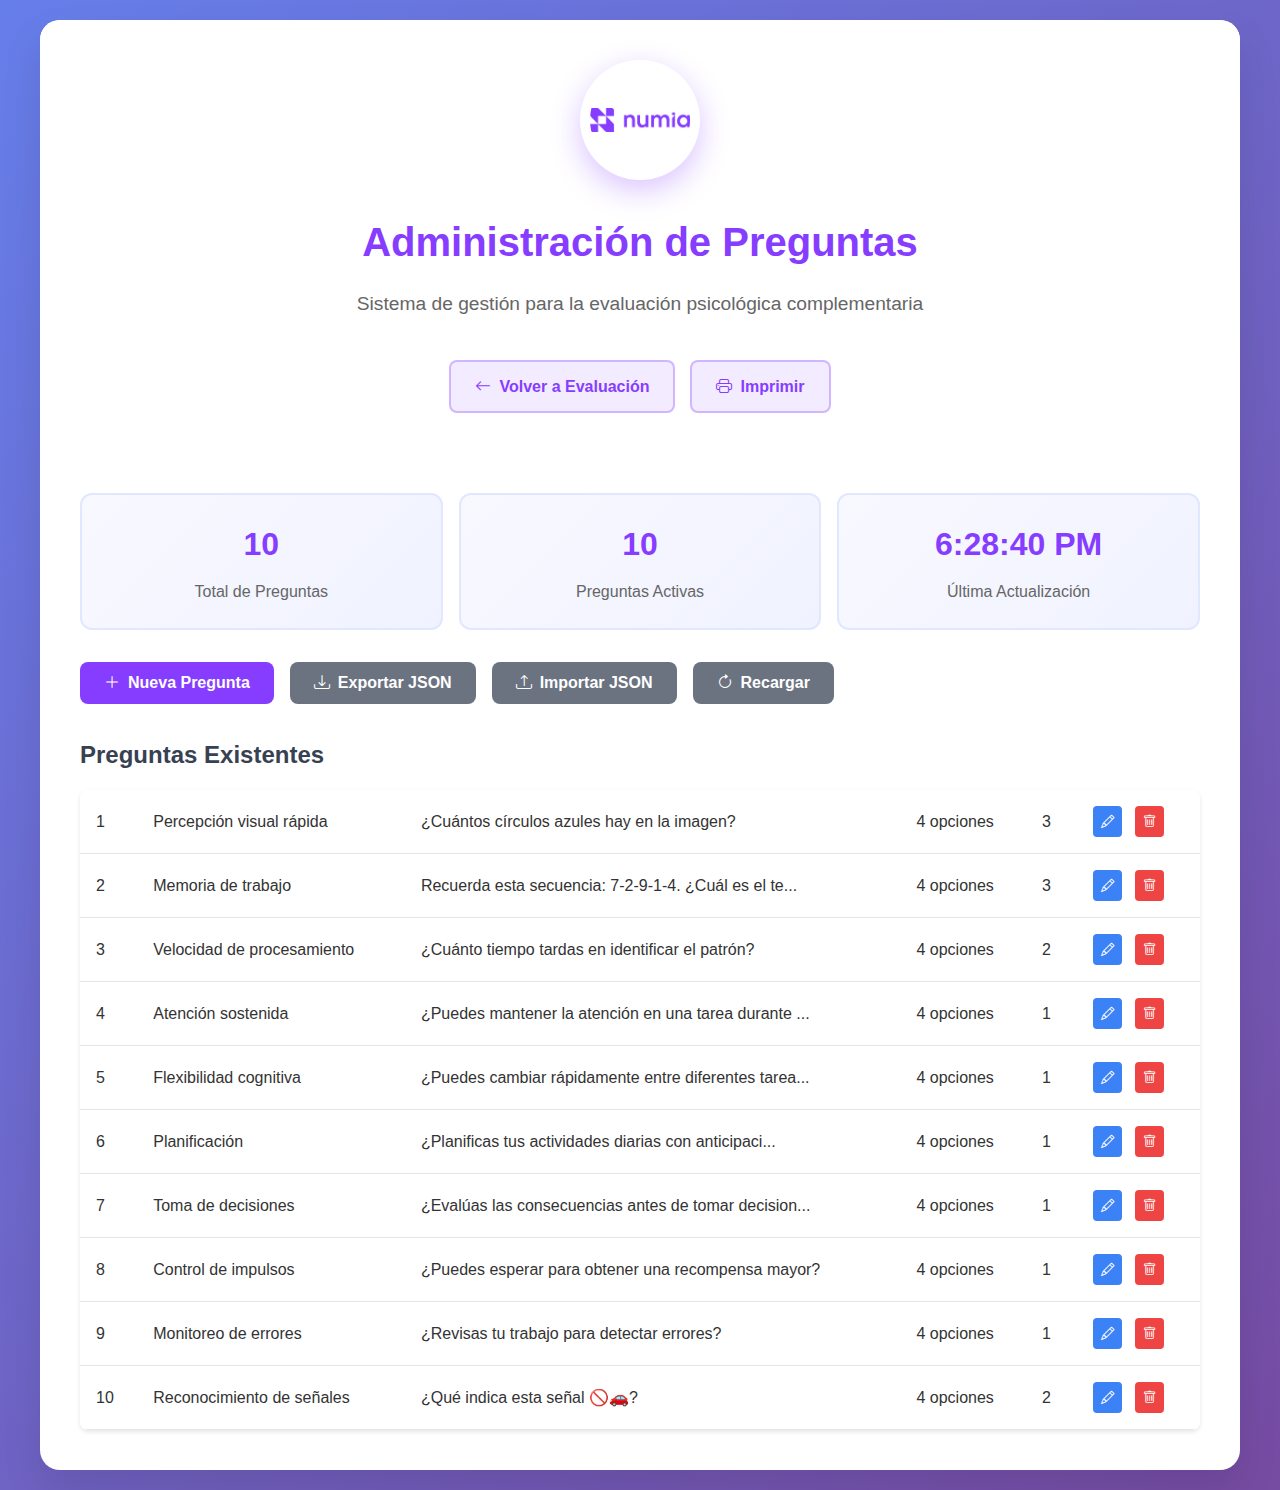
<file: admin.html>
<!DOCTYPE html>
<html lang="es">
<head>
    <meta charset="UTF-8">
    <meta name="viewport" content="width=device-width, initial-scale=1.0">
    <title>Administración de Preguntas - Gobierno Numia</title>
    <link rel="preconnect" href="https://fonts.googleapis.com">
    <link rel="preconnect" href="https://fonts.gstatic.com" crossorigin>
    <link href="https://fonts.googleapis.com/css2?family=Hanken+Grotesk:wght@300;400;500;600;700&display=swap" rel="stylesheet">
    
    <!-- Bootstrap Icons -->
    <link href="https://cdn.jsdelivr.net/npm/bootstrap-icons@1.11.3/font/bootstrap-icons.min.css" rel="stylesheet">
    
    <style>
        * {
            margin: 0;
            padding: 0;
            box-sizing: border-box;
        }

        body {
            font-family: 'Segoe UI', Tahoma, Geneva, Verdana, sans-serif;
            background: linear-gradient(135deg, #667eea 0%, #764ba2 100%);
            color: #333;
            line-height: 1.6;
            min-height: 100vh;
            display: flex;
            align-items: center;
            justify-content: center;
            padding: 20px;
        }

        .container {
            max-width: 1200px;
            width: 100%;
            background: white;
            border-radius: 20px;
            box-shadow: 0 20px 40px rgba(0,0,0,0.1);
            overflow: hidden;
        }

        .header {
            background: white;
            color: #333;
            padding: 40px;
            text-align: center;
        }

        .logo {
            width: 120px;
            height: 120px;
            margin: 0 auto 30px;
            background: white;
            border-radius: 50%;
            display: flex;
            align-items: center;
            justify-content: center;
            box-shadow: 0 10px 30px rgba(134, 61, 255, 0.3);
            padding: 10px;
        }

        .logo img {
            width: 100%;
            height: 100%;
            object-fit: contain;
            border-radius: 50%;
        }

        .header h1 {
            color: #863DFF;
            font-size: 2.5rem;
            margin-bottom: 15px;
            font-weight: 700;
        }

        .header p {
            color: #666;
            font-size: 1.2rem;
            margin-bottom: 40px;
        }

        .nav-buttons {
            margin-top: 20px;
            display: flex;
            gap: 15px;
            justify-content: center;
            flex-wrap: wrap;
        }

        .nav-btn {
            background: rgba(134, 61, 255, 0.1);
            color: #863DFF;
            border: 2px solid rgba(134, 61, 255, 0.3);
            padding: 12px 24px;
            border-radius: 8px;
            text-decoration: none;
            font-weight: 600;
            transition: all 0.3s ease;
            display: inline-flex;
            align-items: center;
            gap: 8px;
        }

        .nav-btn:hover {
            background: rgba(134, 61, 255, 0.2);
            border-color: rgba(134, 61, 255, 0.5);
            transform: translateY(-2px);
            color: #863DFF;
            text-decoration: none;
        }

        .content {
            padding: 40px;
        }

        /* ========================================
           ESTILOS PARA ADMINISTRACIÓN DE PREGUNTAS
           ======================================== */
        
        .admin-actions {
            display: flex;
            gap: 1rem;
            margin-bottom: 2rem;
            flex-wrap: wrap;
        }

        .admin-actions button {
            display: flex;
            align-items: center;
            gap: 0.5rem;
            padding: 0.75rem 1.5rem;
            border: none;
            border-radius: 8px;
            font-weight: 600;
            cursor: pointer;
            transition: all 0.3s ease;
            font-size: 1rem;
        }

        .btn-primary {
            background: #863DFF;
            color: white;
        }

        .btn-primary:hover {
            background: #7c3aed;
            transform: translateY(-2px);
            box-shadow: 0 4px 15px rgba(134, 61, 255, 0.3);
        }

        .btn-secondary {
            background: #6b7280;
            color: white;
        }

        .btn-secondary:hover {
            background: #4b5563;
            transform: translateY(-2px);
        }

        .admin-message {
            padding: 1rem;
            border-radius: 8px;
            margin-bottom: 1rem;
            font-weight: 500;
        }

        .admin-message.success {
            background: #d1fae5;
            color: #065f46;
            border: 1px solid #a7f3d0;
        }

        .admin-message.error {
            background: #fee2e2;
            color: #991b1b;
            border: 1px solid #fca5a5;
        }

        .admin-message.hidden {
            display: none;
        }

        .table-container {
            overflow-x: auto;
            margin-top: 1rem;
            border-radius: 8px;
            box-shadow: 0 2px 4px rgba(0,0,0,0.1);
        }

        #adminQuestionsTable {
            width: 100%;
            border-collapse: collapse;
            background: white;
            border-radius: 8px;
            overflow: hidden;
        }

        #adminQuestionsTable th,
        #adminQuestionsTable td {
            padding: 1rem;
            text-align: left;
            border-bottom: 1px solid #e5e7eb;
        }

        #adminQuestionsTable th {
            background: #f9fafb;
            font-weight: 600;
            color: #374151;
        }

        #adminQuestionsTable tr:hover {
            background: #f9fafb;
        }

        .btn-edit,
        .btn-delete {
            padding: 0.5rem;
            border: none;
            border-radius: 4px;
            cursor: pointer;
            margin: 0 0.25rem;
            transition: all 0.2s ease;
        }

        .btn-edit {
            background: #3b82f6;
            color: white;
        }

        .btn-edit:hover {
            background: #2563eb;
        }

        .btn-delete {
            background: #ef4444;
            color: white;
        }

        .btn-delete:hover {
            background: #dc2626;
        }

        .admin-form {
            background: #f9fafb;
            padding: 2rem;
            border-radius: 12px;
            border: 1px solid #e5e7eb;
            margin-top: 2rem;
        }

        .admin-form h3 {
            color: #374151;
            margin-bottom: 1.5rem;
            font-size: 1.25rem;
        }

        .form-group {
            margin-bottom: 1.5rem;
        }

        .form-group label {
            display: block;
            margin-bottom: 0.5rem;
            font-weight: 600;
            color: #374151;
        }

        .form-group input,
        .form-group textarea,
        .form-group select {
            width: 100%;
            padding: 0.75rem;
            border: 1px solid #d1d5db;
            border-radius: 6px;
            font-size: 1rem;
            transition: border-color 0.2s ease;
            font-family: inherit;
        }

        .form-group input:focus,
        .form-group textarea:focus,
        .form-group select:focus {
            outline: none;
            border-color: #863DFF;
            box-shadow: 0 0 0 3px rgba(134, 61, 255, 0.1);
        }

        .form-actions {
            display: flex;
            gap: 1rem;
            margin-top: 2rem;
        }

        .form-actions button {
            padding: 0.75rem 1.5rem;
            border: none;
            border-radius: 6px;
            font-weight: 600;
            cursor: pointer;
            transition: all 0.2s ease;
            font-size: 1rem;
        }

        .form-actions .btn-primary {
            background: #863DFF;
            color: white;
        }

        .form-actions .btn-primary:hover {
            background: #7c3aed;
        }

        .form-actions .btn-secondary {
            background: #6b7280;
            color: white;
        }

        .form-actions .btn-secondary:hover {
            background: #4b5563;
        }

        .stats-container {
            display: grid;
            grid-template-columns: repeat(auto-fit, minmax(200px, 1fr));
            gap: 1rem;
            margin-bottom: 2rem;
        }

        .stat-card {
            background: linear-gradient(135deg, #f8f9ff 0%, #f0f2ff 100%);
            border: 2px solid #e0e7ff;
            border-radius: 12px;
            padding: 1.5rem;
            text-align: center;
        }

        .stat-number {
            font-size: 2rem;
            font-weight: 700;
            color: #863DFF;
            margin-bottom: 0.5rem;
        }

        .stat-label {
            color: #666;
            font-weight: 500;
        }

        .section-title {
            color: #374151;
            margin-bottom: 1rem;
            font-size: 1.5rem;
            font-weight: 600;
        }

        @media (max-width: 768px) {
            .container {
                margin: 10px;
                border-radius: 15px;
            }
            
            .header {
                padding: 30px 20px;
            }
            
            .header h1 {
                font-size: 2rem;
            }
            
            .content {
                padding: 20px;
            }
            
            .admin-actions {
                flex-direction: column;
            }
            
            .admin-actions button {
                width: 100%;
                justify-content: center;
            }
            
            .form-actions {
                flex-direction: column;
            }
            
            .form-actions button {
                width: 100%;
            }
        }
    </style>
</head>
<body>
    
    <div class="container">
        
        <div class="header">
            <div class="logo">
                <img src="images/numia.png" alt="Numia Logo">
            </div>
            <h1>Administración de Preguntas</h1>
            <p>Sistema de gestión para la evaluación psicológica complementaria</p>
            
            <div class="nav-buttons">
                <a href="index.html" class="nav-btn">
                    <i class="bi bi-arrow-left"></i>
                    Volver a Evaluación
                </a>
                <a href="#" class="nav-btn" onclick="window.print()">
                    <i class="bi bi-printer"></i>
                    Imprimir
                </a>
            </div>
        </div>

        <div class="content">
            <!-- Estadísticas -->
            <div class="stats-container">
                <div class="stat-card">
                    <div class="stat-number" id="totalQuestions">0</div>
                    <div class="stat-label">Total de Preguntas</div>
                </div>
                <div class="stat-card">
                    <div class="stat-number" id="activeQuestions">0</div>
                    <div class="stat-label">Preguntas Activas</div>
                </div>
                <div class="stat-card">
                    <div class="stat-number" id="lastUpdated">-</div>
                    <div class="stat-label">Última Actualización</div>
                </div>
            </div>

            <!-- Botones de acción -->
            <div class="admin-actions">
                <button onclick="createNewQuestion()" class="btn-primary">
                    <i class="bi bi-plus-lg"></i> Nueva Pregunta
                </button>
                <button onclick="exportQuestions()" class="btn-secondary">
                    <i class="bi bi-download"></i> Exportar JSON
                </button>
                <button onclick="importQuestions()" class="btn-secondary">
                    <i class="bi bi-upload"></i> Importar JSON
                </button>
                <button onclick="loadQuestionsFromLocalStorage()" class="btn-secondary">
                    <i class="bi bi-arrow-clockwise"></i> Recargar
                </button>
            </div>

            <!-- Mensajes -->
            <div id="adminMessage" class="admin-message hidden"></div>

            <!-- Contenedor de la tabla -->
            <div id="adminQuestionsContainer">
                <h3 class="section-title">Preguntas Existentes</h3>
                <div class="table-container">
                    <table id="adminQuestionsTable">
                        <thead>
                            <tr>
                                <th>ID</th>
                                <th>Título</th>
                                <th>Pregunta</th>
                                <th>Opciones</th>
                                <th>Respuesta Correcta</th>
                                <th>Acciones</th>
                            </tr>
                        </thead>
                        <tbody>
                            <!-- Las preguntas se cargarán dinámicamente -->
                        </tbody>
                    </table>
                </div>
            </div>

            <!-- Formulario de pregunta -->
            <div id="adminFormContainer" style="display: none;">
                <h3 id="adminFormTitle" class="section-title">Nueva Pregunta</h3>
                <form id="adminForm" class="admin-form">
                    <div class="form-group">
                        <label for="questionId">ID:</label>
                        <input type="number" id="questionId" required min="1">
                    </div>
                    
                    <div class="form-group">
                        <label for="questionTitle">Título:</label>
                        <input type="text" id="questionTitle" required placeholder="Ej: Reconocimiento de señales">
                    </div>
                    
                    <div class="form-group">
                        <label for="questionText">Pregunta:</label>
                        <textarea id="questionText" required placeholder="Ej: ¿Qué indica esta señal 🚫🚗?" rows="3"></textarea>
                    </div>
                    
                    <div class="form-group">
                        <label for="option1">Opción 1:</label>
                        <input type="text" id="option1" required placeholder="Primera opción">
                    </div>
                    
                    <div class="form-group">
                        <label for="option2">Opción 2:</label>
                        <input type="text" id="option2" required placeholder="Segunda opción">
                    </div>
                    
                    <div class="form-group">
                        <label for="option3">Opción 3:</label>
                        <input type="text" id="option3" required placeholder="Tercera opción">
                    </div>
                    
                    <div class="form-group">
                        <label for="option4">Opción 4:</label>
                        <input type="text" id="option4" required placeholder="Cuarta opción">
                    </div>
                    
                    <div class="form-group">
                        <label for="correctAnswer">Respuesta Correcta:</label>
                        <select id="correctAnswer" required>
                            <option value="">Seleccione...</option>
                            <option value="0">Opción 1</option>
                            <option value="1">Opción 2</option>
                            <option value="2">Opción 3</option>
                            <option value="3">Opción 4</option>
                        </select>
                    </div>
                    
                    <div class="form-actions">
                        <button type="button" id="adminSubmitBtn" class="btn-primary">Crear Pregunta</button>
                        <button type="button" onclick="resetAdminForm()" class="btn-secondary">Cancelar</button>
                    </div>
                </form>
            </div>
        </div>
    </div>

    <script>
        // ========================================
        // ADMINISTRACIÓN DE PREGUNTAS
        // ========================================

        let allQuestions = [];

        // Función para mostrar el formulario de nueva pregunta
        function createNewQuestion() {
            document.getElementById('adminFormTitle').textContent = 'Nueva Pregunta';
            document.getElementById('adminSubmitBtn').textContent = 'Crear Pregunta';
            document.getElementById('adminSubmitBtn').onclick = saveNewQuestion;
            
            document.getElementById('adminForm').reset();
            document.getElementById('questionId').value = allQuestions.length > 0 ? Math.max(...allQuestions.map(q => q.id)) + 1 : 1;
            
            // Mostrar el formulario
            document.getElementById('adminFormContainer').style.display = 'block';
            document.getElementById('adminQuestionsContainer').style.display = 'none';
        }

        // Función para cargar las preguntas en la tabla de administración
        function loadQuestionsToAdmin() {
            const tbody = document.getElementById('adminQuestionsTable');
            tbody.innerHTML = '';
            
            if (allQuestions.length === 0) {
                tbody.innerHTML = `
                    <tr>
                        <td colspan="6" style="text-align: center; padding: 2rem; color: #666;">
                            No hay preguntas disponibles. Crea la primera pregunta usando el botón "Nueva Pregunta".
                        </td>
                    </tr>
                `;
                return;
            }
            
            allQuestions.forEach((question, index) => {
                const row = document.createElement('tr');
                row.innerHTML = `
                    <td>${question.id}</td>
                    <td>${question.title}</td>
                    <td>${question.question.length > 50 ? question.question.substring(0, 50) + '...' : question.question}</td>
                    <td>${question.options.length} opciones</td>
                    <td>${question.correctAnswer + 1}</td>
                    <td>
                        <button onclick="editQuestion(${index})" class="btn-edit" title="Editar">
                            <i class="bi bi-pencil"></i>
                        </button>
                        <button onclick="deleteQuestion(${index})" class="btn-delete" title="Eliminar">
                            <i class="bi bi-trash"></i>
                        </button>
                    </td>
                `;
                tbody.appendChild(row);
            });
            
            updateStats();
        }

        // Función para editar una pregunta
        function editQuestion(index) {
            const question = allQuestions[index];
            
            document.getElementById('questionId').value = question.id;
            document.getElementById('questionTitle').value = question.title;
            document.getElementById('questionText').value = question.question;
            document.getElementById('option1').value = question.options[0];
            document.getElementById('option2').value = question.options[1];
            document.getElementById('option3').value = question.options[2];
            document.getElementById('option4').value = question.options[3];
            document.getElementById('correctAnswer').value = question.correctAnswer;
            
            document.getElementById('adminFormTitle').textContent = 'Editar Pregunta';
            document.getElementById('adminSubmitBtn').textContent = 'Actualizar Pregunta';
            document.getElementById('adminSubmitBtn').onclick = () => updateQuestion(index);
            
            // Mostrar el formulario
            document.getElementById('adminFormContainer').style.display = 'block';
            document.getElementById('adminQuestionsContainer').style.display = 'none';
        }

        // Función para actualizar una pregunta existente
        function updateQuestion(index) {
            const questionData = getQuestionFormData();
            
            if (validateQuestionForm(questionData)) {
                allQuestions[index] = questionData;
                saveQuestionsToLocalStorage();
                showAdminMessage('Pregunta actualizada exitosamente', 'success');
                loadQuestionsToAdmin();
                resetAdminForm();
            }
        }

        // Función para eliminar una pregunta
        function deleteQuestion(index) {
            if (confirm('¿Está seguro de que desea eliminar esta pregunta?')) {
                allQuestions.splice(index, 1);
                saveQuestionsToLocalStorage();
                showAdminMessage('Pregunta eliminada exitosamente', 'success');
                loadQuestionsToAdmin();
            }
        }

        // Función para guardar una nueva pregunta
        function saveNewQuestion() {
            const questionData = getQuestionFormData();
            
            if (validateQuestionForm(questionData)) {
                allQuestions.push(questionData);
                saveQuestionsToLocalStorage();
                showAdminMessage('Pregunta creada exitosamente', 'success');
                loadQuestionsToAdmin();
                resetAdminForm();
            }
        }

        // Función para obtener los datos del formulario
        function getQuestionFormData() {
            return {
                id: parseInt(document.getElementById('questionId').value),
                title: document.getElementById('questionTitle').value,
                question: document.getElementById('questionText').value,
                options: [
                    document.getElementById('option1').value,
                    document.getElementById('option2').value,
                    document.getElementById('option3').value,
                    document.getElementById('option4').value
                ],
                correctAnswer: parseInt(document.getElementById('correctAnswer').value)
            };
        }

        // Función para validar el formulario
        function validateQuestionForm(data) {
            if (!data.title.trim()) {
                showAdminMessage('El título es obligatorio', 'error');
                return false;
            }
            
            if (!data.question.trim()) {
                showAdminMessage('La pregunta es obligatoria', 'error');
                return false;
            }
            
            if (data.options.some(option => !option.trim())) {
                showAdminMessage('Todas las opciones son obligatorias', 'error');
                return false;
            }
            
            if (data.correctAnswer < 0 || data.correctAnswer > 3) {
                showAdminMessage('La respuesta correcta debe ser un número del 1 al 4', 'error');
                return false;
            }
            
            return true;
        }

        // Función para mostrar mensajes en el admin
        function showAdminMessage(message, type) {
            const messageElement = document.getElementById('adminMessage');
            messageElement.textContent = message;
            messageElement.className = `admin-message ${type}`;
            messageElement.classList.remove('hidden');
            
            setTimeout(() => {
                messageElement.classList.add('hidden');
            }, 3000);
        }

        // Función para resetear el formulario de admin
        function resetAdminForm() {
            document.getElementById('adminForm').reset();
            document.getElementById('adminFormContainer').style.display = 'none';
            document.getElementById('adminQuestionsContainer').style.display = 'block';
        }

        // Función para guardar preguntas en localStorage
        function saveQuestionsToLocalStorage() {
            localStorage.setItem('numiaQuestions', JSON.stringify(allQuestions));
            console.log('💾 Preguntas guardadas en localStorage:', allQuestions);
            updateStats();
        }

        // Función para cargar preguntas desde localStorage
        function loadQuestionsFromLocalStorage() {
            const saved = localStorage.getItem('numiaQuestions');
            if (saved) {
                try {
                    allQuestions = JSON.parse(saved);
                    console.log('📂 Preguntas cargadas desde localStorage:', allQuestions);
                } catch (error) {
                    console.error('Error al cargar preguntas:', error);
                    allQuestions = [];
                }
            } else {
                // Si no hay preguntas guardadas, cargar las preguntas por defecto
                loadDefaultQuestions();
            }
            
            loadQuestionsToAdmin();
        }

        // Función para cargar preguntas por defecto
        function loadDefaultQuestions() {
            allQuestions = [
                {
                    id: 1,
                    title: "Percepción visual rápida",
                    question: "¿Cuántos círculos azules hay en la imagen?",
                    options: ["3", "4", "5", "6"],
                    correctAnswer: 2
                },
                {
                    id: 2,
                    title: "Memoria de trabajo",
                    question: "Recuerda esta secuencia: 7-2-9-1-4. ¿Cuál es el tercer número?",
                    options: ["7", "2", "9", "1"],
                    correctAnswer: 2
                },
                {
                    id: 3,
                    title: "Velocidad de procesamiento",
                    question: "¿Cuánto tiempo tardas en identificar el patrón?",
                    options: ["Menos de 2 segundos", "2-4 segundos", "4-6 segundos", "Más de 6 segundos"],
                    correctAnswer: 1
                },
                {
                    id: 4,
                    title: "Atención sostenida",
                    question: "¿Puedes mantener la atención en una tarea durante 10 minutos?",
                    options: ["Siempre", "Frecuentemente", "A veces", "Raramente"],
                    correctAnswer: 0
                },
                {
                    id: 5,
                    title: "Flexibilidad cognitiva",
                    question: "¿Puedes cambiar rápidamente entre diferentes tareas?",
                    options: ["Excelente", "Bueno", "Regular", "Necesita mejorar"],
                    correctAnswer: 0
                },
                {
                    id: 6,
                    title: "Planificación",
                    question: "¿Planificas tus actividades diarias con anticipación?",
                    options: ["Siempre", "Frecuentemente", "A veces", "Nunca"],
                    correctAnswer: 0
                },
                {
                    id: 7,
                    title: "Toma de decisiones",
                    question: "¿Evalúas las consecuencias antes de tomar decisiones importantes?",
                    options: ["Siempre", "Frecuentemente", "A veces", "Raramente"],
                    correctAnswer: 0
                },
                {
                    id: 8,
                    title: "Control de impulsos",
                    question: "¿Puedes esperar para obtener una recompensa mayor?",
                    options: ["Siempre", "Frecuentemente", "A veces", "Nunca"],
                    correctAnswer: 0
                },
                {
                    id: 9,
                    title: "Monitoreo de errores",
                    question: "¿Revisas tu trabajo para detectar errores?",
                    options: ["Siempre", "Frecuentemente", "A veces", "Raramente"],
                    correctAnswer: 0
                },
                {
                    id: 10,
                    title: "Reconocimiento de señales",
                    question: "¿Qué indica esta señal 🚫🚗?",
                    options: ["Prohibido estacionar", "Prohibido circular", "Solo tránsito liviano", "Ceda el paso"],
                    correctAnswer: 1
                }
            ];
            
            saveQuestionsToLocalStorage();
            console.log('📚 Preguntas por defecto cargadas');
        }

        // Función para exportar preguntas a JSON
        function exportQuestions() {
            if (allQuestions.length === 0) {
                showAdminMessage('No hay preguntas para exportar', 'error');
                return;
            }
            
            const dataStr = JSON.stringify(allQuestions, null, 2);
            const dataBlob = new Blob([dataStr], { type: 'application/json' });
            const url = URL.createObjectURL(dataBlob);
            const link = document.createElement('a');
            link.href = url;
            link.download = `preguntas_numia_${new Date().toISOString().split('T')[0]}.json`;
            link.click();
            URL.revokeObjectURL(url);
            
            showAdminMessage('Preguntas exportadas exitosamente', 'success');
        }

        // Función para importar preguntas desde JSON
        function importQuestions() {
            const input = document.createElement('input');
            input.type = 'file';
            input.accept = '.json';
            input.onchange = function(e) {
                const file = e.target.files[0];
                if (file) {
                    const reader = new FileReader();
                    reader.onload = function(e) {
                        try {
                            const importedQuestions = JSON.parse(e.target.result);
                            if (Array.isArray(importedQuestions) && importedQuestions.length > 0) {
                                allQuestions = importedQuestions;
                                saveQuestionsToLocalStorage();
                                loadQuestionsToAdmin();
                                showAdminMessage('Preguntas importadas exitosamente', 'success');
                            } else {
                                showAdminMessage('El archivo no contiene preguntas válidas', 'error');
                            }
                        } catch (error) {
                            showAdminMessage('Error al leer el archivo JSON', 'error');
                        }
                    };
                    reader.readAsText(file);
                }
            };
            input.click();
        }

        // Función para actualizar estadísticas
        function updateStats() {
            document.getElementById('totalQuestions').textContent = allQuestions.length;
            document.getElementById('activeQuestions').textContent = allQuestions.length;
            document.getElementById('lastUpdated').textContent = new Date().toLocaleTimeString();
        }

        // Cargar preguntas al iniciar
        document.addEventListener('DOMContentLoaded', function() {
            loadQuestionsFromLocalStorage();
        });
    </script>
</body>
</html>
</file>
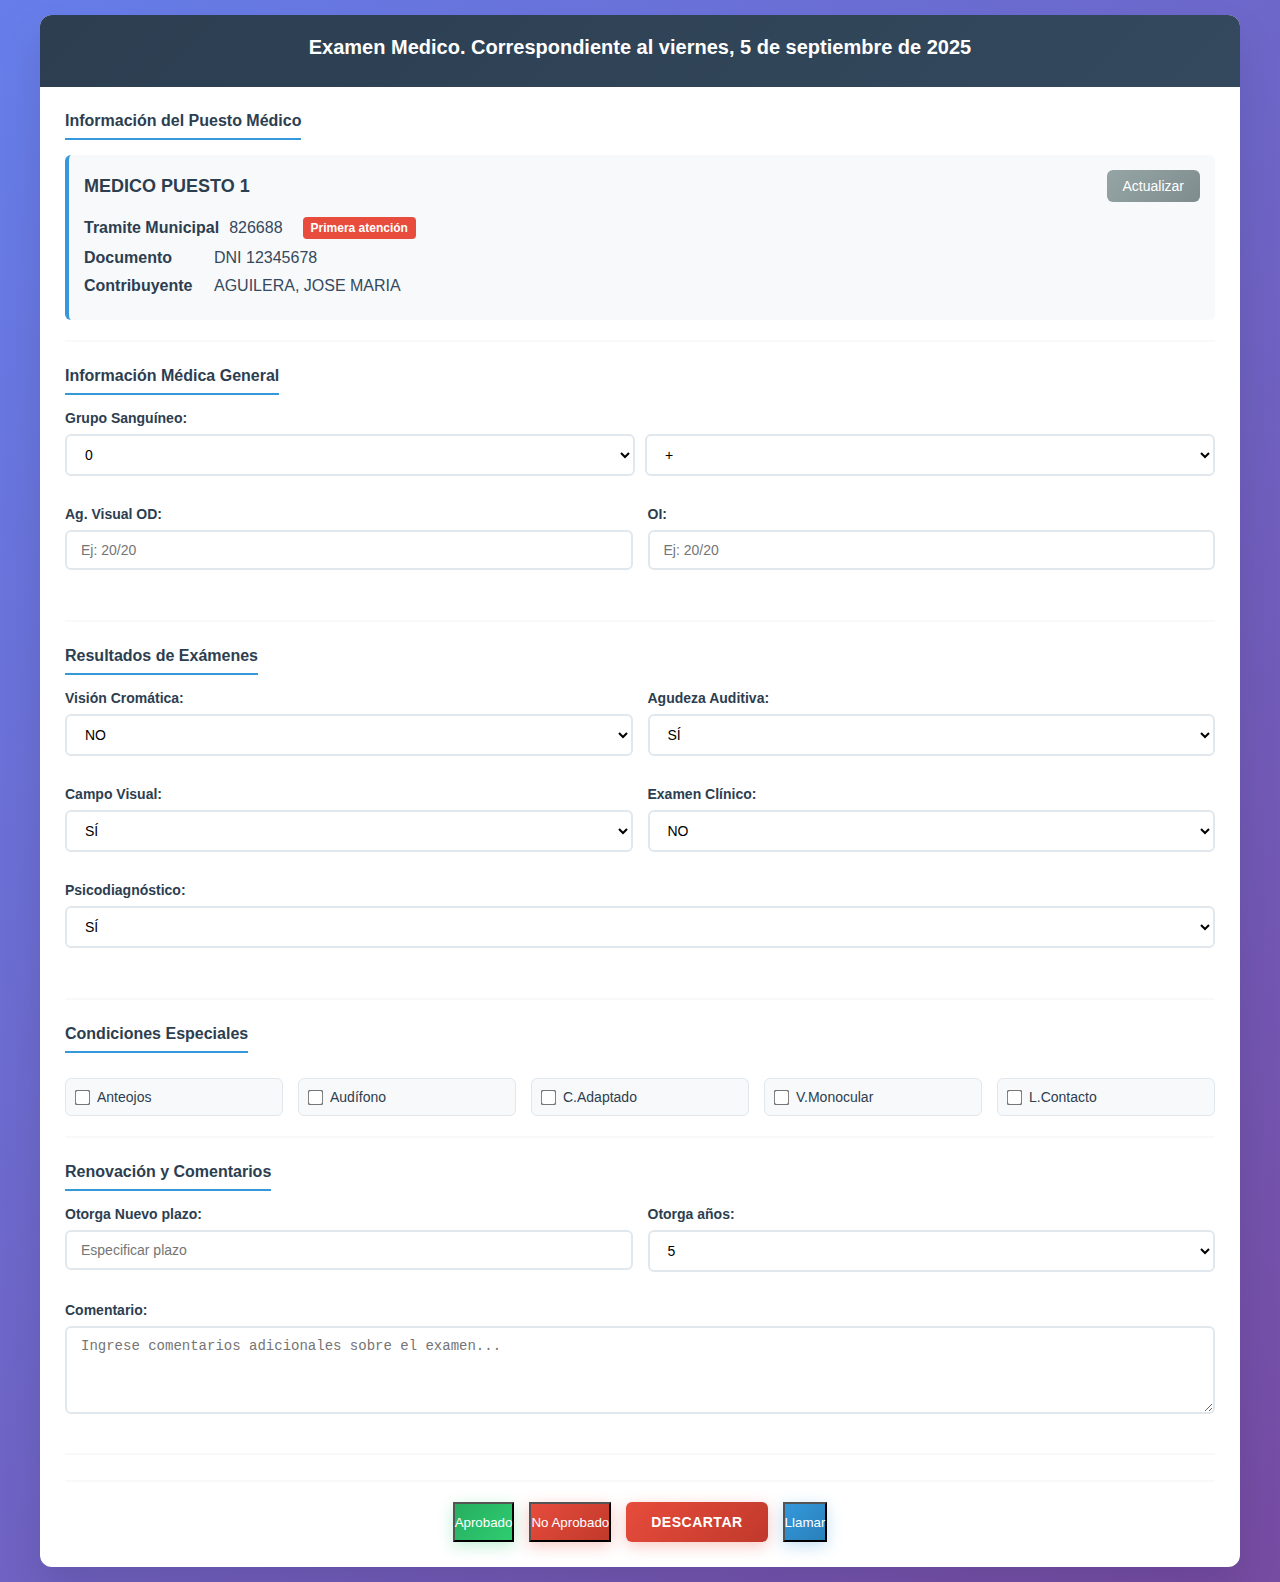
<file: examen-medico.html>
<!DOCTYPE html>
<html lang="es">
<head>
    <meta charset="UTF-8">
    <meta name="viewport" content="width=device-width, initial-scale=1.0">
    <title>Examen Médico - Administradores</title>
    <link rel="stylesheet" href="styles.css">
</head>
<body>
    <div class="container">
        <div class="form-container">
            <div class="header">
                <h1>Examen Medico. Correspondiente al viernes, 5 de septiembre de 2025</h1>
            </div>

            <form id="examenMedicoForm" class="form">
                <!-- Información del Puesto Médico -->
                <div class="section">
                    <h3>Información del Puesto Médico</h3>
                    <div class="medical-post-info">
                        <div class="post-header">
                            <h4>MEDICO PUESTO 1</h4>
                            <button type="button" id="actualizarBtn" class="btn-update">Actualizar</button>
                        </div>
                        <div class="tramite-info">
                            <span class="tramite-label">Tramite Municipal</span>
                            <span class="tramite-number">826688</span>
                            <span class="primera-atencion">Primera atención</span>
                        </div>
                        <div class="document-info">
                            <span class="doc-label">Documento</span>
                            <span class="doc-value">DNI 12345678</span>
                        </div>
                        <div class="contributor-info">
                            <span class="contributor-label">Contribuyente</span>
                            <span class="contributor-value">AGUILERA, JOSE MARIA</span>
                        </div>
                    </div>
                </div>

                <!-- Información Médica General -->
                <div class="section">
                    <h3>Información Médica General</h3>
                    <div class="form-row">
                        <div class="form-group">
                            <label for="grupoSanguineo">Grupo Sanguíneo:</label>
                            <div class="blood-group">
                                <select id="grupoSanguineo" name="grupoSanguineo">
                                    <option value="0" selected>0</option>
                                    <option value="A">A</option>
                                    <option value="B">B</option>
                                    <option value="AB">AB</option>
                                </select>
                                <select id="factorRh" name="factorRh">
                                    <option value="+" selected>+</option>
                                    <option value="-">-</option>
                                </select>
                            </div>
                        </div>
                    </div>
                    
                    <div class="form-row">
                        <div class="form-group">
                            <label for="agudezaVisualOD">Ag. Visual OD:</label>
                            <input type="text" id="agudezaVisualOD" name="agudezaVisualOD" placeholder="Ej: 20/20">
                        </div>
                        <div class="form-group">
                            <label for="agudezaVisualOI">OI:</label>
                            <input type="text" id="agudezaVisualOI" name="agudezaVisualOI" placeholder="Ej: 20/20">
                        </div>
                    </div>
                </div>

                <!-- Resultados de Exámenes Específicos -->
                <div class="section">
                    <h3>Resultados de Exámenes</h3>
                    <div class="form-row">
                        <div class="form-group">
                            <label for="visionCromatica">Visión Cromática:</label>
                            <select id="visionCromatica" name="visionCromatica">
                                <option value="NO" selected>NO</option>
                                <option value="SI">SÍ</option>
                            </select>
                        </div>
                        <div class="form-group">
                            <label for="agudezaAuditiva">Agudeza Auditiva:</label>
                            <select id="agudezaAuditiva" name="agudezaAuditiva">
                                <option value="SI" selected>SÍ</option>
                                <option value="NO">NO</option>
                            </select>
                        </div>
                    </div>
                    
                    <div class="form-row">
                        <div class="form-group">
                            <label for="campoVisual">Campo Visual:</label>
                            <select id="campoVisual" name="campoVisual">
                                <option value="SI" selected>SÍ</option>
                                <option value="NO">NO</option>
                            </select>
                        </div>
                        <div class="form-group">
                            <label for="examenClinico">Examen Clínico:</label>
                            <select id="examenClinico" name="examenClinico">
                                <option value="NO" selected>NO</option>
                                <option value="SI">SÍ</option>
                            </select>
                        </div>
                    </div>
                    
                    <div class="form-row">
                        <div class="form-group">
                            <label for="psicodiagnostico">Psicodiagnóstico:</label>
                            <select id="psicodiagnostico" name="psicodiagnostico">
                                <option value="SI" selected>SÍ</option>
                                <option value="NO">NO</option>
                            </select>
                        </div>
                    </div>
                </div>

                <!-- Checkboxes de Condiciones -->
                <div class="section">
                    <h3>Condiciones Especiales</h3>
                    <div class="checkbox-group">
                        <div class="checkbox-item">
                            <input type="checkbox" id="anteojos" name="anteojos">
                            <label for="anteojos">Anteojos</label>
                        </div>
                        <div class="checkbox-item">
                            <input type="checkbox" id="audifono" name="audifono">
                            <label for="audifono">Audífono</label>
                        </div>
                        <div class="checkbox-item">
                            <input type="checkbox" id="cAdaptado" name="cAdaptado">
                            <label for="cAdaptado">C.Adaptado</label>
                        </div>
                        <div class="checkbox-item">
                            <input type="checkbox" id="vMonocular" name="vMonocular">
                            <label for="vMonocular">V.Monocular</label>
                        </div>
                        <div class="checkbox-item">
                            <input type="checkbox" id="lContacto" name="lContacto">
                            <label for="lContacto">L.Contacto</label>
                        </div>
                    </div>
                </div>

                <!-- Sección de Renovación y Comentarios -->
                <div class="section">
                    <h3>Renovación y Comentarios</h3>
                    <div class="form-row">
                        <div class="form-group">
                            <label for="otorgaNuevoPlazo">Otorga Nuevo plazo:</label>
                            <input type="text" id="otorgaNuevoPlazo" name="otorgaNuevoPlazo" placeholder="Especificar plazo">
                        </div>
                        <div class="form-group">
                            <label for="otorgaAnos">Otorga años:</label>
                            <select id="otorgaAnos" name="otorgaAnos">
                                <option value="5" selected>5</option>
                                <option value="3">3</option>
                                <option value="10">10</option>
                                <option value="15">15</option>
                                <option value="1">1</option>
                            </select>
                        </div>
                    </div>
                    
                    <div class="form-group">
                        <label for="comentario">Comentario:</label>
                        <textarea id="comentario" name="comentario" rows="4" placeholder="Ingrese comentarios adicionales sobre el examen..."></textarea>
                    </div>
                </div>

                <!-- Botones de Acción -->
                <div class="button-group">
                    <button type="button" id="aprobadoBtn" class="btn-success">Aprobado</button>
                    <button type="button" id="noAprobadoBtn" class="btn-danger">No Aprobado</button>
                    <button type="button" id="descartarBtn" class="btn-secondary">Descartar</button>
                    <button type="button" id="llamarBtn" class="btn-info">Llamar</button>
                </div>
            </form>
        </div>
    </div>

    <script src="examen-medico.js"></script>
</body>
</html>
</file>
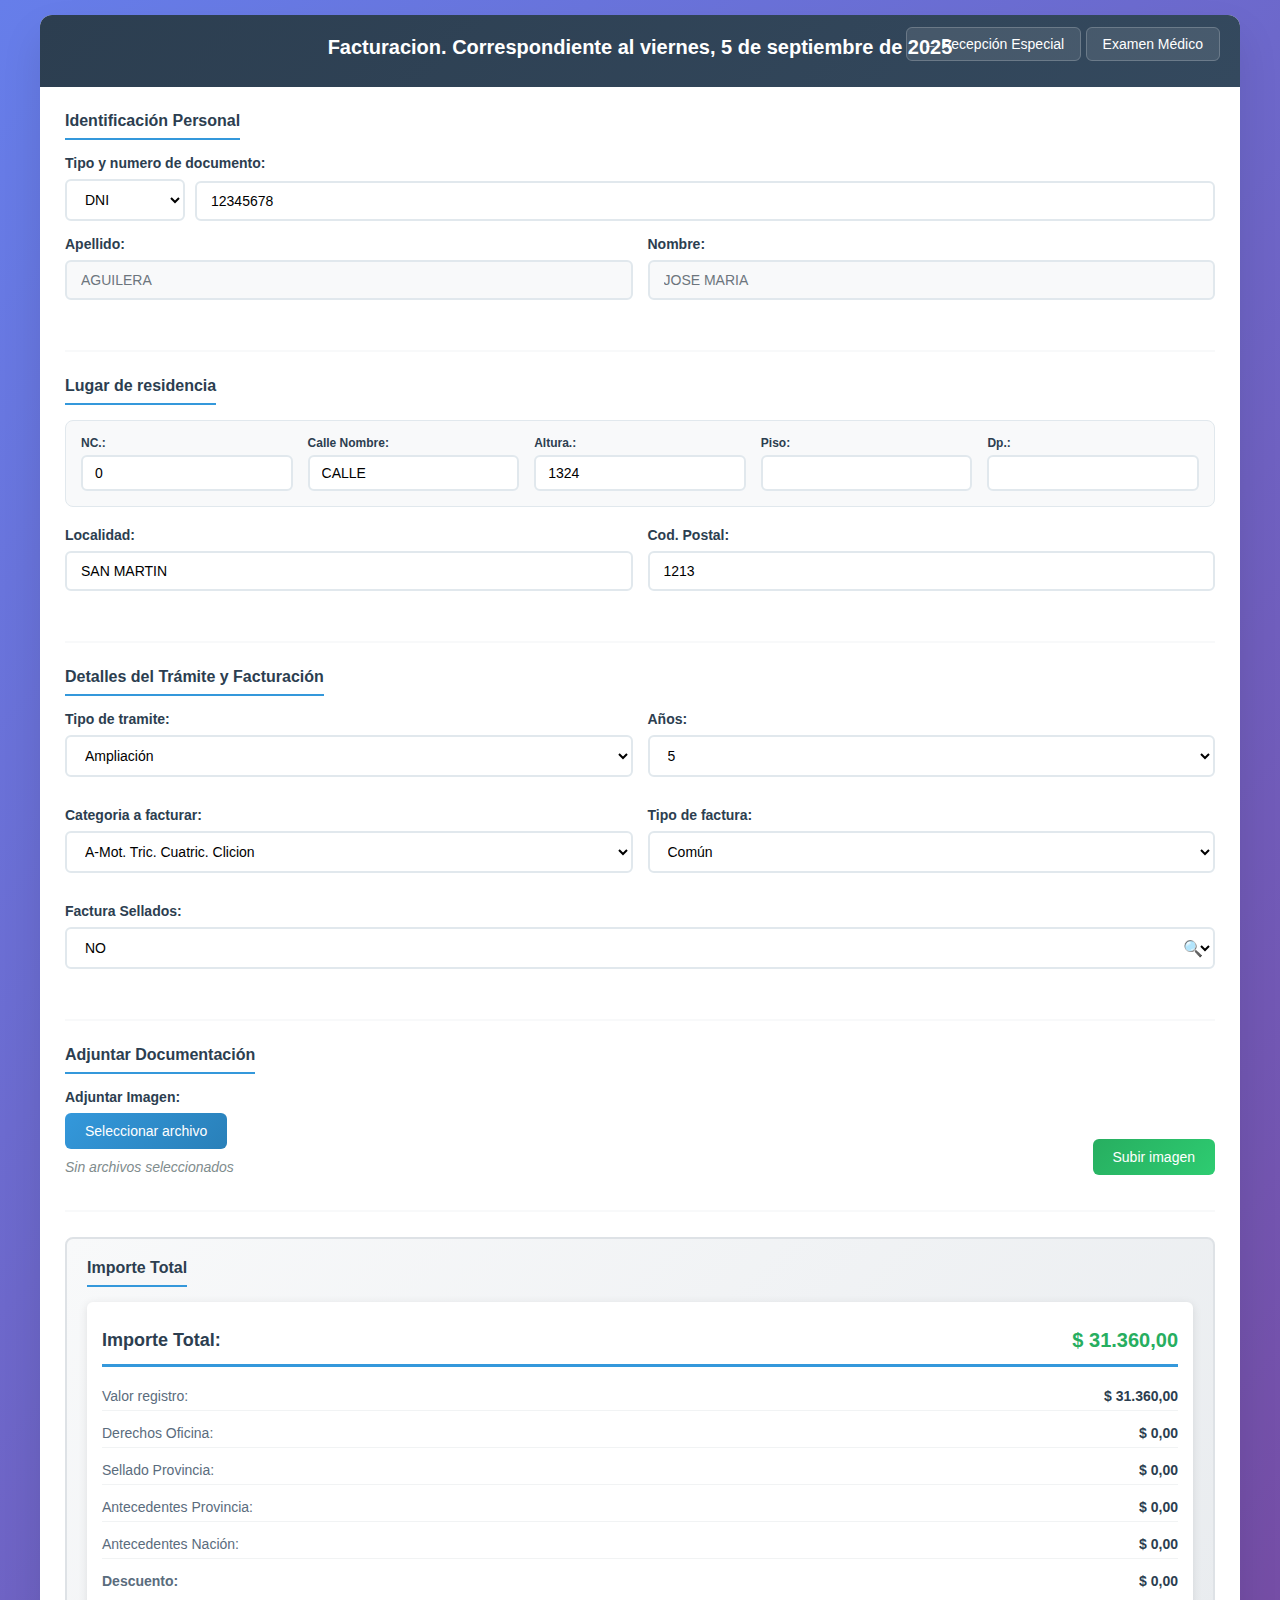
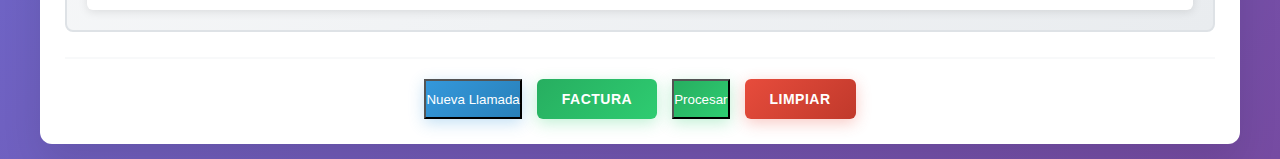
<file: facturacion.html>
<!DOCTYPE html>
<html lang="es">
<head>
    <meta charset="UTF-8">
    <meta name="viewport" content="width=device-width, initial-scale=1.0">
    <title>Facturación - Administradores</title>
    <link rel="stylesheet" href="styles.css">
</head>
<body>
    <div class="container">
        <div class="form-container">
            <div class="header">
                <h1>Facturacion. Correspondiente al viernes, 5 de septiembre de 2025</h1>
                <div class="navigation">
                    <a href="index.html" class="nav-link">← Recepción Especial</a>
                    <a href="examen-medico.html" class="nav-link">Examen Médico</a>
                </div>
            </div>

            <form id="facturacionForm" class="form">
                <!-- Sección de Identificación Personal -->
                <div class="section">
                    <h3>Identificación Personal</h3>
                    <div class="form-group">
                        <label for="tipoDocumento">Tipo y numero de documento:</label>
                        <div class="document-group">
                            <select id="tipoDocumento" name="tipoDocumento">
                                <option value="DNI" selected>DNI</option>
                                <option value="PASAPORTE">PASAPORTE</option>
                                <option value="CEDULA">CÉDULA</option>
                            </select>
                            <input type="text" id="numeroDocumento" name="numeroDocumento" value="12345678" placeholder="Número de documento">
                        </div>
                    </div>
                    
                    <div class="form-row">
                        <div class="form-group">
                            <label for="apellido">Apellido:</label>
                            <input type="text" id="apellido" name="apellido" value="AGUILERA" readonly>
                        </div>
                        <div class="form-group">
                            <label for="nombre">Nombre:</label>
                            <input type="text" id="nombre" name="nombre" value="JOSE MARIA" readonly>
                        </div>
                    </div>
                </div>

                <!-- Sección de Lugar de Residencia -->
                <div class="section">
                    <h3>Lugar de residencia</h3>
                    <div class="address-table">
                        <div class="address-row">
                            <div class="address-cell">
                                <label for="numeroCalle">NC.:</label>
                                <input type="text" id="numeroCalle" name="numeroCalle" value="0">
                            </div>
                            <div class="address-cell">
                                <label for="calleNombre">Calle Nombre:</label>
                                <input type="text" id="calleNombre" name="calleNombre" value="CALLE">
                            </div>
                            <div class="address-cell">
                                <label for="altura">Altura.:</label>
                                <input type="text" id="altura" name="altura" value="1324">
                            </div>
                            <div class="address-cell">
                                <label for="piso">Piso:</label>
                                <input type="text" id="piso" name="piso">
                            </div>
                            <div class="address-cell">
                                <label for="departamento">Dp.:</label>
                                <input type="text" id="departamento" name="departamento">
                            </div>
                        </div>
                    </div>
                    
                    <div class="form-row">
                        <div class="form-group">
                            <label for="localidad">Localidad:</label>
                            <input type="text" id="localidad" name="localidad" value="SAN MARTIN">
                        </div>
                        <div class="form-group">
                            <label for="codigoPostal">Cod. Postal:</label>
                            <input type="text" id="codigoPostal" name="codigoPostal" value="1213">
                        </div>
                    </div>
                </div>

                <!-- Sección de Detalles del Trámite y Facturación -->
                <div class="section">
                    <h3>Detalles del Trámite y Facturación</h3>
                    <div class="form-row">
                        <div class="form-group">
                            <label for="tipoTramite">Tipo de tramite:</label>
                            <select id="tipoTramite" name="tipoTramite">
                                <option value="Ampliacion" selected>Ampliación</option>
                                <option value="Renovacion">Renovación</option>
                                <option value="Duplicado">Duplicado</option>
                                <option value="Otro">Otro</option>
                            </select>
                        </div>
                        <div class="form-group">
                            <label for="anos">Años:</label>
                            <select id="anos" name="anos">
                                <option value="5" selected>5</option>
                                <option value="3">3</option>
                                <option value="10">10</option>
                                <option value="15">15</option>
                            </select>
                        </div>
                    </div>
                    
                    <div class="form-row">
                        <div class="form-group">
                            <label for="categoriaFacturar">Categoria a facturar:</label>
                            <select id="categoriaFacturar" name="categoriaFacturar">
                                <option value="A-Mot-Tric-Cuatric-Clicion" selected>A-Mot. Tric. Cuatric. Clicion</option>
                                <option value="B-Automovil">B- Automóvil</option>
                                <option value="C-Camion">C- Camión</option>
                                <option value="D-Omnibus">D- Ómnibus</option>
                            </select>
                        </div>
                        <div class="form-group">
                            <label for="tipoFactura">Tipo de factura:</label>
                            <select id="tipoFactura" name="tipoFactura">
                                <option value="Comun" selected>Común</option>
                                <option value="A">A</option>
                                <option value="B">B</option>
                                <option value="C">C</option>
                            </select>
                        </div>
                    </div>
                    
                    <div class="form-row">
                        <div class="form-group">
                            <label for="facturaSellados">Factura Sellados:</label>
                            <div class="select-with-icon">
                                <select id="facturaSellados" name="facturaSellados">
                                    <option value="NO" selected>NO</option>
                                    <option value="SI">SÍ</option>
                                </select>
                                <span class="search-icon">🔍</span>
                            </div>
                        </div>
                    </div>
                </div>

                <!-- Sección de Adjuntar Imagen -->
                <div class="section">
                    <h3>Adjuntar Documentación</h3>
                    <div class="file-upload-section">
                        <div class="file-upload-group">
                            <label for="imagenArchivo">Adjuntar Imagen:</label>
                            <div class="file-input-wrapper">
                                <input type="file" id="imagenArchivo" name="imagenArchivo" accept="image/*" style="display: none;">
                                <button type="button" id="seleccionarArchivoBtn" class="btn-file">Seleccionar archivo</button>
                                <span id="archivoSeleccionado" class="file-selected">Sin archivos seleccionados</span>
                            </div>
                        </div>
                        <button type="button" id="subirImagenBtn" class="btn-upload">Subir imagen</button>
                    </div>
                    <div id="imagenSubida" class="image-uploaded" style="display: none;">
                        <span>✓ Imagen subida correctamente</span>
                    </div>
                </div>

                <!-- Sección de Importe Total -->
                <div class="section billing-section">
                    <h3>Importe Total</h3>
                    <div class="billing-summary">
                        <div class="total-amount">
                            <span class="total-label">Importe Total:</span>
                            <span class="total-value" id="importeTotal">$ 31.360,00</span>
                        </div>
                        
                        <div class="billing-details">
                            <div class="billing-item">
                                <span class="item-label">Valor registro:</span>
                                <span class="item-value" id="valorRegistro">$ 31.360,00</span>
                            </div>
                            <div class="billing-item">
                                <span class="item-label">Derechos Oficina:</span>
                                <span class="item-value" id="derechosOficina">$ 0,00</span>
                            </div>
                            <div class="billing-item">
                                <span class="item-label">Sellado Provincia:</span>
                                <span class="item-value" id="selladoProvincia">$ 0,00</span>
                            </div>
                            <div class="billing-item">
                                <span class="item-label">Antecedentes Provincia:</span>
                                <span class="item-value" id="antecedentesProvincia">$ 0,00</span>
                            </div>
                            <div class="billing-item">
                                <span class="item-label">Antecedentes Nación:</span>
                                <span class="item-value" id="antecedentesNacion">$ 0,00</span>
                            </div>
                            <div class="billing-item">
                                <span class="item-label">Descuento:</span>
                                <span class="item-value" id="descuento">$ 0,00</span>
                            </div>
                        </div>
                    </div>
                </div>

                <!-- Botones de Acción -->
                <div class="button-group">
                    <button type="button" id="nuevaLlamadaBtn" class="btn-info">Nueva Llamada</button>
                    <button type="button" id="facturaBtn" class="btn-primary">Factura</button>
                    <button type="button" id="procesarBtn" class="btn-success">Procesar</button>
                    <button type="button" id="limpiarBtn" class="btn-secondary">Limpiar</button>
                </div>
            </form>
        </div>
    </div>

    <script src="facturacion.js"></script>
</body>
</html>
</file>
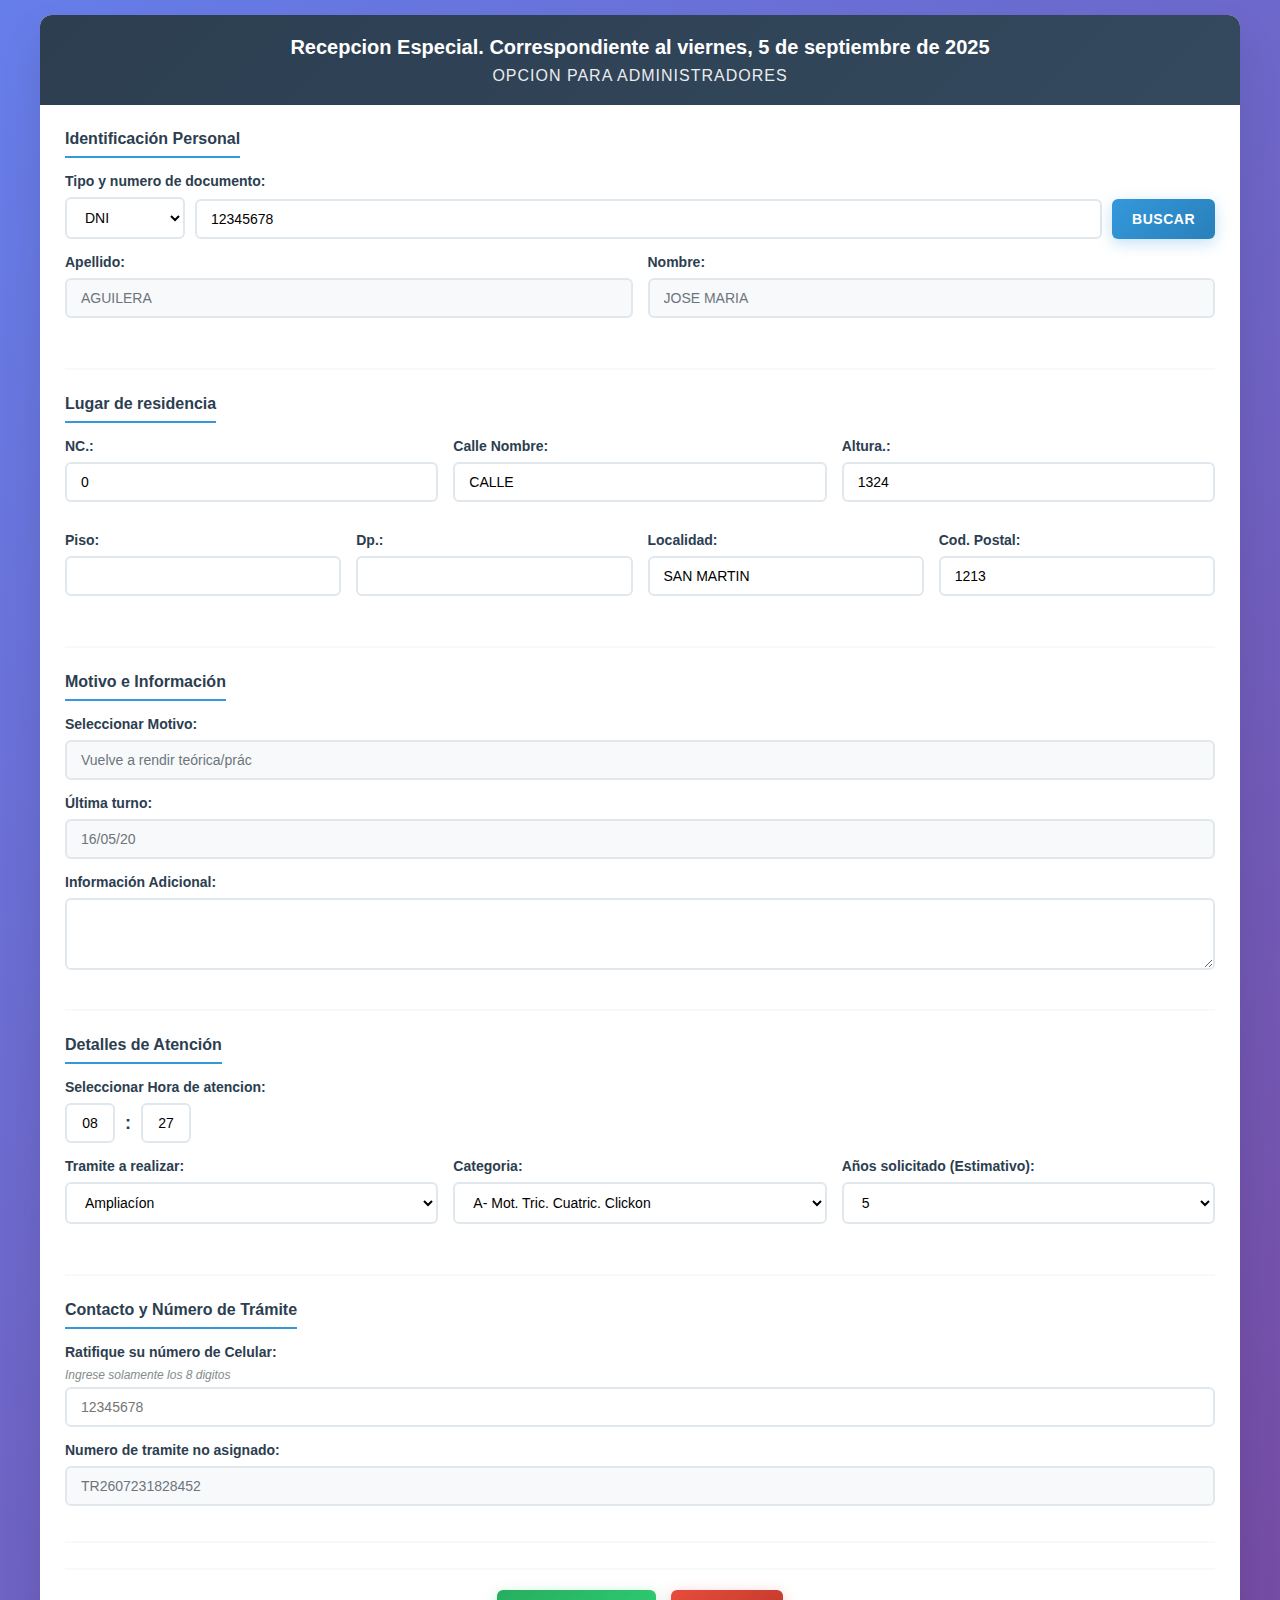
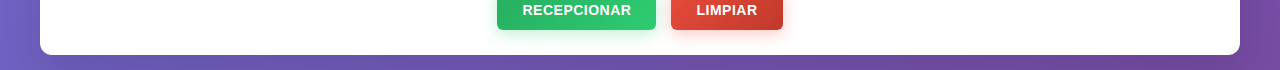
<file: recepcion.html>
<!DOCTYPE html>
<html lang="es">
<head>
    <meta charset="UTF-8">
    <meta name="viewport" content="width=device-width, initial-scale=1.0">
    <title>Recepción Especial - Administradores</title>
    <link rel="stylesheet" href="styles.css">
</head>
<body>
    <div class="container">
        <div class="form-container">
            <div class="header">
                <h1>Recepcion Especial. Correspondiente al viernes, 5 de septiembre de 2025</h1>
                <h2>OPCION PARA ADMINISTRADORES</h2>
            </div>

            <form id="recepcionForm" class="form">
                <!-- Sección de Identificación Personal -->
                <div class="section">
                    <h3>Identificación Personal</h3>
                    <div class="form-group">
                        <label for="tipoDocumento">Tipo y numero de documento:</label>
                        <div class="document-group">
                            <select id="tipoDocumento" name="tipoDocumento">
                                <option value="DNI" selected>DNI</option>
                                <option value="PASAPORTE">PASAPORTE</option>
                                <option value="CEDULA">CÉDULA</option>
                            </select>
                            <input type="text" id="numeroDocumento" name="numeroDocumento" value="12345678" placeholder="Número de documento">
                            <button type="button" id="buscarBtn" class="btn-buscar">Buscar</button>
                        </div>
                    </div>
                    
                    <div class="form-row">
                        <div class="form-group">
                            <label for="apellido">Apellido:</label>
                            <input type="text" id="apellido" name="apellido" value="AGUILERA" readonly>
                        </div>
                        <div class="form-group">
                            <label for="nombre">Nombre:</label>
                            <input type="text" id="nombre" name="nombre" value="JOSE MARIA" readonly>
                        </div>
                    </div>
                </div>

                <!-- Sección de Lugar de Residencia -->
                <div class="section">
                    <h3>Lugar de residencia</h3>
                    <div class="form-row">
                        <div class="form-group small">
                            <label for="numeroCalle">NC.:</label>
                            <input type="text" id="numeroCalle" name="numeroCalle" value="0">
                        </div>
                        <div class="form-group">
                            <label for="calleNombre">Calle Nombre:</label>
                            <input type="text" id="calleNombre" name="calleNombre" value="CALLE">
                        </div>
                        <div class="form-group small">
                            <label for="altura">Altura.:</label>
                            <input type="text" id="altura" name="altura" value="1324">
                        </div>
                    </div>
                    <div class="form-row">
                        <div class="form-group small">
                            <label for="piso">Piso:</label>
                            <input type="text" id="piso" name="piso">
                        </div>
                        <div class="form-group small">
                            <label for="departamento">Dp.:</label>
                            <input type="text" id="departamento" name="departamento">
                        </div>
                        <div class="form-group">
                            <label for="localidad">Localidad:</label>
                            <input type="text" id="localidad" name="localidad" value="SAN MARTIN">
                        </div>
                        <div class="form-group small">
                            <label for="codigoPostal">Cod. Postal:</label>
                            <input type="text" id="codigoPostal" name="codigoPostal" value="1213">
                        </div>
                    </div>
                </div>

                <!-- Sección de Motivo e Información Adicional -->
                <div class="section">
                    <h3>Motivo e Información</h3>
                    <div class="form-group">
                        <label for="motivo">Seleccionar Motivo:</label>
                        <input type="text" id="motivo" name="motivo" value="Vuelve a rendir teórica/prác" readonly>
                    </div>
                    <div class="form-group">
                        <label for="ultimoTurno">Última turno:</label>
                        <input type="text" id="ultimoTurno" name="ultimoTurno" value="16/05/20" readonly>
                    </div>
                    <div class="form-group">
                        <label for="informacionAdicional">Información Adicional:</label>
                        <textarea id="informacionAdicional" name="informacionAdicional" rows="3"></textarea>
                    </div>
                </div>

                <!-- Sección de Atención y Trámite -->
                <div class="section">
                    <h3>Detalles de Atención</h3>
                    <div class="form-group">
                        <label for="horaAtencion">Seleccionar Hora de atencion:</label>
                        <div class="time-group">
                            <input type="text" id="hora" name="hora" value="08" maxlength="2" placeholder="HH">
                            <span>:</span>
                            <input type="text" id="minutos" name="minutos" value="27" maxlength="2" placeholder="MM">
                        </div>
                    </div>
                    <div class="form-row">
                        <div class="form-group">
                            <label for="tramite">Tramite a realizar:</label>
                            <select id="tramite" name="tramite">
                                <option value="Ampliacíon" selected>Ampliacíon</option>
                                <option value="Renovacion">Renovación</option>
                                <option value="Duplicado">Duplicado</option>
                                <option value="Otro">Otro</option>
                            </select>
                        </div>
                        <div class="form-group">
                            <label for="categoria">Categoria:</label>
                            <select id="categoria" name="categoria">
                                <option value="A-Mot-Tric-Cuatric-Clickon" selected>A- Mot. Tric. Cuatric. Clickon</option>
                                <option value="B-Automovil">B- Automóvil</option>
                                <option value="C-Camion">C- Camión</option>
                                <option value="D-Omnibus">D- Ómnibus</option>
                            </select>
                        </div>
                        <div class="form-group">
                            <label for="anosSolicitado">Años solicitado (Estimativo):</label>
                            <select id="anosSolicitado" name="anosSolicitado">
                                <option value="5" selected>5</option>
                                <option value="3">3</option>
                                <option value="10">10</option>
                                <option value="15">15</option>
                            </select>
                        </div>
                    </div>
                </div>

                <!-- Sección de Contacto -->
                <div class="section">
                    <h3>Contacto y Número de Trámite</h3>
                    <div class="form-group">
                        <label for="celular">Ratifique su número de Celular:</label>
                        <p class="instruction">Ingrese solamente los 8 digitos</p>
                        <input type="tel" id="celular" name="celular" maxlength="8" placeholder="12345678">
                    </div>
                    <div class="form-group">
                        <label for="numeroTramite">Numero de tramite no asignado:</label>
                        <input type="text" id="numeroTramite" name="numeroTramite" readonly>
                    </div>
                </div>

                <!-- Botones de Acción -->
                <div class="button-group">
                    <button type="submit" id="recepcionarBtn" class="btn-primary">Recepcionar</button>
                    <button type="button" id="limpiarBtn" class="btn-secondary">Limpiar</button>
                </div>
            </form>
        </div>
    </div>

    <script src="script.js"></script>
</body>
</html>
</file>
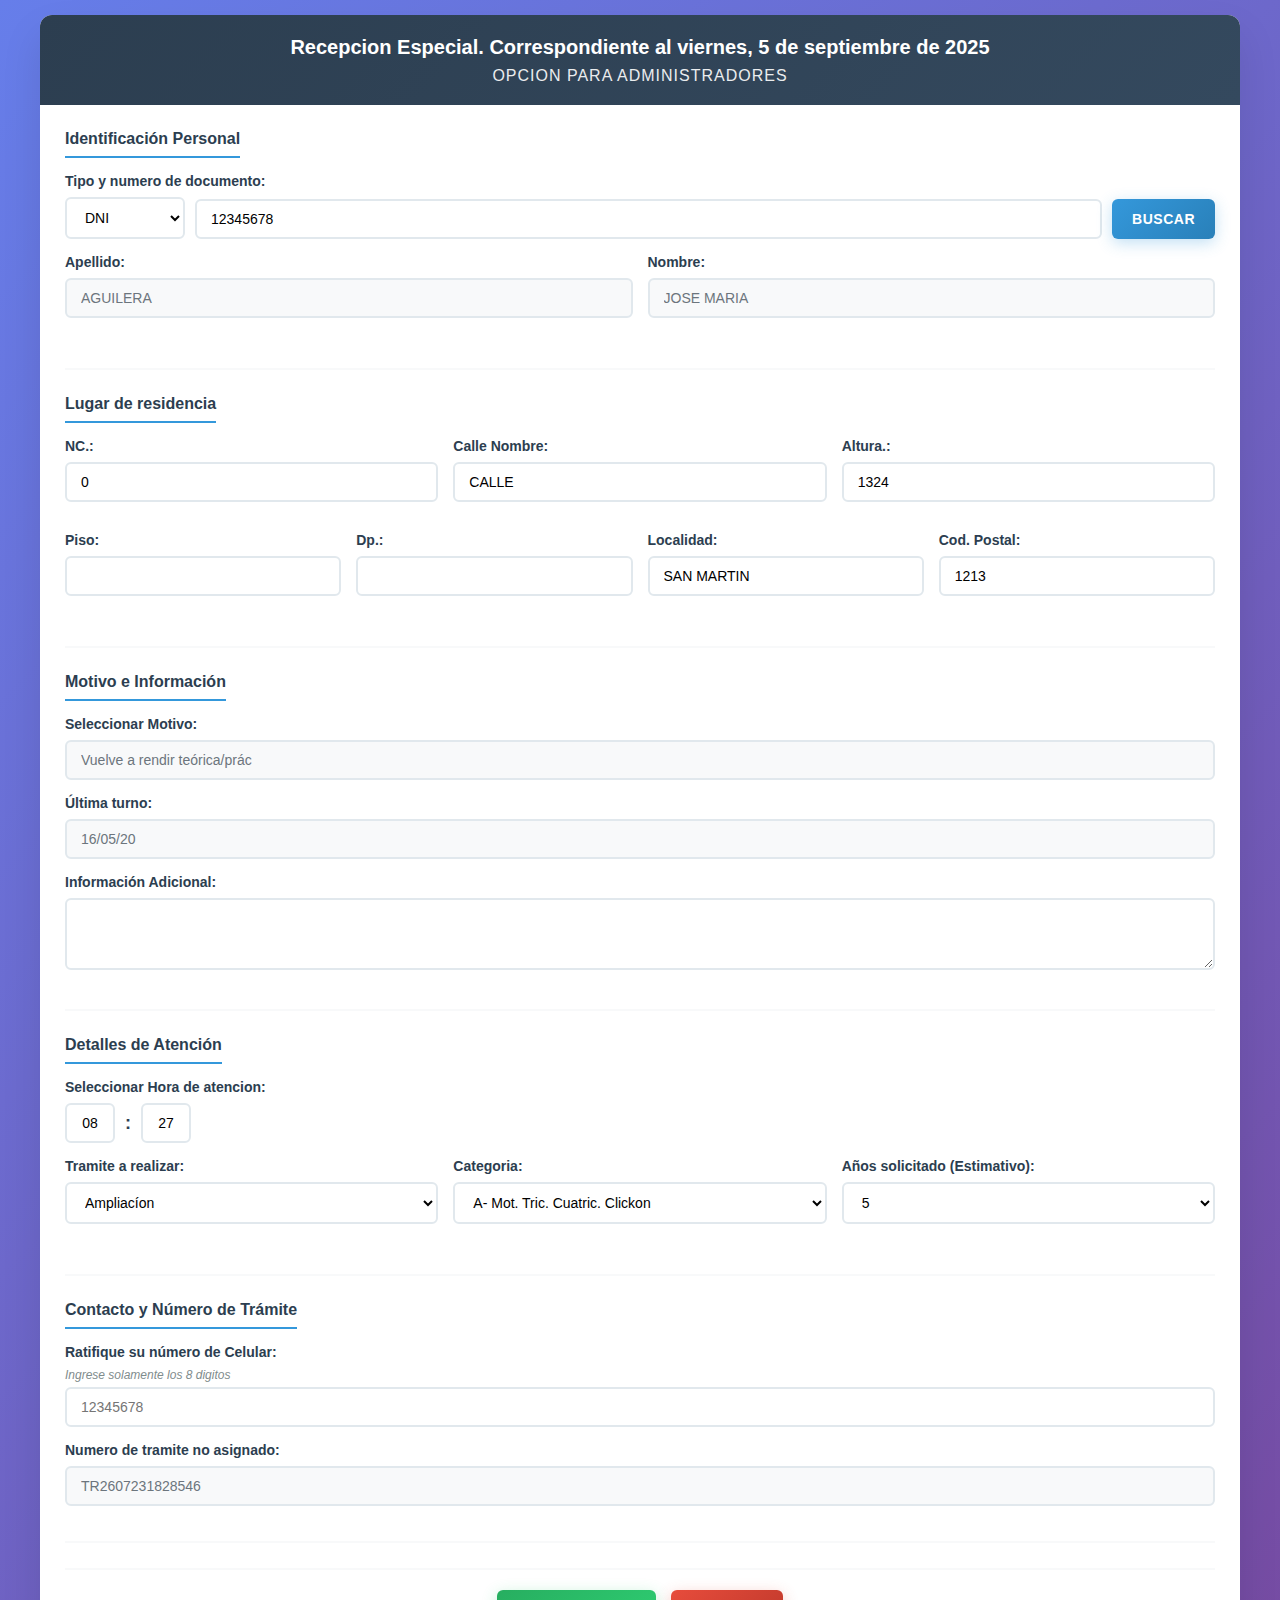
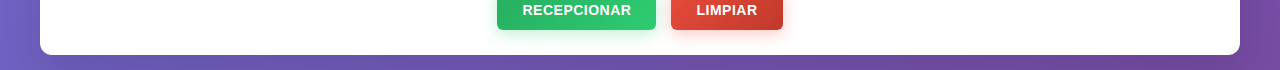
<file: recepción.html>
<!DOCTYPE html>
<html lang="es">
<head>
    <meta charset="UTF-8">
    <meta name="viewport" content="width=device-width, initial-scale=1.0">
    <title>Recepción Especial - Administradores</title>
    <link rel="stylesheet" href="styles.css">
</head>
<body>
    <div class="container">
        <div class="form-container">
            <div class="header">
                <h1>Recepcion Especial. Correspondiente al viernes, 5 de septiembre de 2025</h1>
                <h2>OPCION PARA ADMINISTRADORES</h2>
            </div>

            <form id="recepcionForm" class="form">
                <!-- Sección de Identificación Personal -->
                <div class="section">
                    <h3>Identificación Personal</h3>
                    <div class="form-group">
                        <label for="tipoDocumento">Tipo y numero de documento:</label>
                        <div class="document-group">
                            <select id="tipoDocumento" name="tipoDocumento">
                                <option value="DNI" selected>DNI</option>
                                <option value="PASAPORTE">PASAPORTE</option>
                                <option value="CEDULA">CÉDULA</option>
                            </select>
                            <input type="text" id="numeroDocumento" name="numeroDocumento" value="12345678" placeholder="Número de documento">
                            <button type="button" id="buscarBtn" class="btn-buscar">Buscar</button>
                        </div>
                    </div>
                    
                    <div class="form-row">
                        <div class="form-group">
                            <label for="apellido">Apellido:</label>
                            <input type="text" id="apellido" name="apellido" value="AGUILERA" readonly>
                        </div>
                        <div class="form-group">
                            <label for="nombre">Nombre:</label>
                            <input type="text" id="nombre" name="nombre" value="JOSE MARIA" readonly>
                        </div>
                    </div>
                </div>

                <!-- Sección de Lugar de Residencia -->
                <div class="section">
                    <h3>Lugar de residencia</h3>
                    <div class="form-row">
                        <div class="form-group small">
                            <label for="numeroCalle">NC.:</label>
                            <input type="text" id="numeroCalle" name="numeroCalle" value="0">
                        </div>
                        <div class="form-group">
                            <label for="calleNombre">Calle Nombre:</label>
                            <input type="text" id="calleNombre" name="calleNombre" value="CALLE">
                        </div>
                        <div class="form-group small">
                            <label for="altura">Altura.:</label>
                            <input type="text" id="altura" name="altura" value="1324">
                        </div>
                    </div>
                    <div class="form-row">
                        <div class="form-group small">
                            <label for="piso">Piso:</label>
                            <input type="text" id="piso" name="piso">
                        </div>
                        <div class="form-group small">
                            <label for="departamento">Dp.:</label>
                            <input type="text" id="departamento" name="departamento">
                        </div>
                        <div class="form-group">
                            <label for="localidad">Localidad:</label>
                            <input type="text" id="localidad" name="localidad" value="SAN MARTIN">
                        </div>
                        <div class="form-group small">
                            <label for="codigoPostal">Cod. Postal:</label>
                            <input type="text" id="codigoPostal" name="codigoPostal" value="1213">
                        </div>
                    </div>
                </div>

                <!-- Sección de Motivo e Información Adicional -->
                <div class="section">
                    <h3>Motivo e Información</h3>
                    <div class="form-group">
                        <label for="motivo">Seleccionar Motivo:</label>
                        <input type="text" id="motivo" name="motivo" value="Vuelve a rendir teórica/prác" readonly>
                    </div>
                    <div class="form-group">
                        <label for="ultimoTurno">Última turno:</label>
                        <input type="text" id="ultimoTurno" name="ultimoTurno" value="16/05/20" readonly>
                    </div>
                    <div class="form-group">
                        <label for="informacionAdicional">Información Adicional:</label>
                        <textarea id="informacionAdicional" name="informacionAdicional" rows="3"></textarea>
                    </div>
                </div>

                <!-- Sección de Atención y Trámite -->
                <div class="section">
                    <h3>Detalles de Atención</h3>
                    <div class="form-group">
                        <label for="horaAtencion">Seleccionar Hora de atencion:</label>
                        <div class="time-group">
                            <input type="text" id="hora" name="hora" value="08" maxlength="2" placeholder="HH">
                            <span>:</span>
                            <input type="text" id="minutos" name="minutos" value="27" maxlength="2" placeholder="MM">
                        </div>
                    </div>
                    <div class="form-row">
                        <div class="form-group">
                            <label for="tramite">Tramite a realizar:</label>
                            <select id="tramite" name="tramite">
                                <option value="Ampliacíon" selected>Ampliacíon</option>
                                <option value="Renovacion">Renovación</option>
                                <option value="Duplicado">Duplicado</option>
                                <option value="Otro">Otro</option>
                            </select>
                        </div>
                        <div class="form-group">
                            <label for="categoria">Categoria:</label>
                            <select id="categoria" name="categoria">
                                <option value="A-Mot-Tric-Cuatric-Clickon" selected>A- Mot. Tric. Cuatric. Clickon</option>
                                <option value="B-Automovil">B- Automóvil</option>
                                <option value="C-Camion">C- Camión</option>
                                <option value="D-Omnibus">D- Ómnibus</option>
                            </select>
                        </div>
                        <div class="form-group">
                            <label for="anosSolicitado">Años solicitado (Estimativo):</label>
                            <select id="anosSolicitado" name="anosSolicitado">
                                <option value="5" selected>5</option>
                                <option value="3">3</option>
                                <option value="10">10</option>
                                <option value="15">15</option>
                            </select>
                        </div>
                    </div>
                </div>

                <!-- Sección de Contacto -->
                <div class="section">
                    <h3>Contacto y Número de Trámite</h3>
                    <div class="form-group">
                        <label for="celular">Ratifique su número de Celular:</label>
                        <p class="instruction">Ingrese solamente los 8 digitos</p>
                        <input type="tel" id="celular" name="celular" maxlength="8" placeholder="12345678">
                    </div>
                    <div class="form-group">
                        <label for="numeroTramite">Numero de tramite no asignado:</label>
                        <input type="text" id="numeroTramite" name="numeroTramite" readonly>
                    </div>
                </div>

                <!-- Botones de Acción -->
                <div class="button-group">
                    <button type="submit" id="recepcionarBtn" class="btn-primary">Recepcionar</button>
                    <button type="button" id="limpiarBtn" class="btn-secondary">Limpiar</button>
                </div>
            </form>
        </div>
    </div>

    <script src="script.js"></script>
</body>
</html>
</file>
<file: styles.css>
/* Reset y configuración base */
* {
    margin: 0;
    padding: 0;
    box-sizing: border-box;
}

body {
    font-family: 'Segoe UI', Tahoma, Geneva, Verdana, sans-serif;
    background: linear-gradient(135deg, #667eea 0%, #764ba2 100%);
    min-height: 100vh;
    padding: 15px;
}

.container {
    max-width: 1200px;
    margin: 0 auto;
}

.form-container {
    background: white;
    border-radius: 12px;
    box-shadow: 0 20px 40px rgba(0, 0, 0, 0.1);
    overflow: hidden;
}

/* Header */
.header {
    background: linear-gradient(135deg, #2c3e50 0%, #34495e 100%);
    color: white;
    padding: 20px;
    text-align: center;
    position: relative;
}

.header h1 {
    font-size: 20px;
    font-weight: 600;
    margin-bottom: 8px;
    line-height: 1.2;
}

.header h2 {
    font-size: 16px;
    font-weight: 400;
    opacity: 0.9;
    letter-spacing: 1px;
}

/* Navegación */
.navigation {
    position: absolute;
    top: 20px;
    right: 20px;
}

.nav-link {
    color: white;
    text-decoration: none;
    padding: 8px 16px;
    background: rgba(255, 255, 255, 0.1);
    border-radius: 6px;
    font-size: 14px;
    font-weight: 500;
    transition: all 0.3s ease;
    border: 1px solid rgba(255, 255, 255, 0.2);
}

.nav-link:hover {
    background: rgba(255, 255, 255, 0.2);
    transform: translateY(-1px);
    box-shadow: 0 4px 12px rgba(0, 0, 0, 0.2);
}

/* Formulario */
.form {
    padding: 25px;
}

.section {
    margin-bottom: 25px;
    padding-bottom: 20px;
    border-bottom: 2px solid #f8f9fa;
}

.section:last-of-type {
    border-bottom: none;
    margin-bottom: 20px;
}

.section h3 {
    color: #2c3e50;
    font-size: 16px;
    font-weight: 600;
    margin-bottom: 15px;
    padding-bottom: 8px;
    border-bottom: 2px solid #3498db;
    display: inline-block;
}

/* Grupos de formulario */
.form-group {
    margin-bottom: 15px;
}

.form-row {
    display: grid;
    grid-template-columns: repeat(auto-fit, minmax(200px, 1fr));
    gap: 15px;
    margin-bottom: 15px;
}

.form-group.small {
    min-width: 100px;
}

/* Labels */
label {
    display: block;
    margin-bottom: 8px;
    font-weight: 600;
    color: #2c3e50;
    font-size: 14px;
}

.instruction {
    font-size: 12px;
    color: #7f8c8d;
    margin-bottom: 5px;
    font-style: italic;
}

/* Inputs */
input[type="text"],
input[type="tel"],
select,
textarea {
    width: 100%;
    padding: 10px 14px;
    border: 2px solid #e1e8ed;
    border-radius: 6px;
    font-size: 14px;
    transition: all 0.3s ease;
    background: white;
}

input[type="text"]:focus,
input[type="tel"]:focus,
select:focus,
textarea:focus {
    outline: none;
    border-color: #3498db;
    box-shadow: 0 0 0 3px rgba(52, 152, 219, 0.1);
}

input[readonly] {
    background-color: #f8f9fa;
    color: #6c757d;
    cursor: not-allowed;
}

/* Grupo de documento */
.document-group {
    display: flex;
    gap: 10px;
    align-items: end;
}

.document-group select {
    flex: 0 0 120px;
}

.document-group input {
    flex: 1;
}

/* Grupo de tiempo */
.time-group {
    display: flex;
    align-items: center;
    gap: 10px;
    max-width: 150px;
}

.time-group input {
    text-align: center;
    max-width: 50px;
}

.time-group span {
    font-size: 18px;
    font-weight: bold;
    color: #2c3e50;
}

/* Textarea */
textarea {
    resize: vertical;
    min-height: 60px;
}

/* Botones */
.button-group {
    display: flex;
    gap: 15px;
    justify-content: center;
    margin-top: 25px;
    padding-top: 20px;
    border-top: 2px solid #f8f9fa;
}

.btn-primary,
.btn-secondary,
.btn-buscar {
    padding: 12px 25px;
    border: none;
    border-radius: 6px;
    font-size: 14px;
    font-weight: 600;
    cursor: pointer;
    transition: all 0.3s ease;
    text-transform: uppercase;
    letter-spacing: 0.5px;
}

.btn-primary {
    background: linear-gradient(135deg, #27ae60 0%, #2ecc71 100%);
    color: white;
    box-shadow: 0 4px 15px rgba(46, 204, 113, 0.3);
}

.btn-primary:hover {
    transform: translateY(-2px);
    box-shadow: 0 6px 20px rgba(46, 204, 113, 0.4);
}

.btn-secondary {
    background: linear-gradient(135deg, #e74c3c 0%, #c0392b 100%);
    color: white;
    box-shadow: 0 4px 15px rgba(231, 76, 60, 0.3);
}

.btn-secondary:hover {
    transform: translateY(-2px);
    box-shadow: 0 6px 20px rgba(231, 76, 60, 0.4);
}

.btn-buscar {
    background: linear-gradient(135deg, #3498db 0%, #2980b9 100%);
    color: white;
    padding: 12px 20px;
    font-size: 14px;
    box-shadow: 0 4px 15px rgba(52, 152, 219, 0.3);
}

.btn-buscar:hover {
    transform: translateY(-1px);
    box-shadow: 0 6px 20px rgba(52, 152, 219, 0.4);
}

/* Estados de validación */
.form-group.error input,
.form-group.error select,
.form-group.error textarea {
    border-color: #e74c3c;
    box-shadow: 0 0 0 3px rgba(231, 76, 60, 0.1);
}

.form-group.success input,
.form-group.success select,
.form-group.success textarea {
    border-color: #27ae60;
    box-shadow: 0 0 0 3px rgba(39, 174, 96, 0.1);
}

.error-message {
    color: #e74c3c;
    font-size: 12px;
    margin-top: 5px;
    display: none;
}

.form-group.error .error-message {
    display: block;
}

/* Responsive */
@media (max-width: 768px) {
    .form {
        padding: 20px;
    }
    
    .form-row {
        grid-template-columns: 1fr;
        gap: 15px;
    }
    
    .document-group {
        flex-direction: column;
        gap: 10px;
    }
    
    .button-group {
        flex-direction: column;
        gap: 15px;
    }
    
    .header h1 {
        font-size: 20px;
    }
    
    .header h2 {
        font-size: 16px;
    }
}

@media (max-width: 480px) {
    body {
        padding: 10px;
    }
    
    .form {
        padding: 15px;
    }
    
    .header {
        padding: 20px;
    }
}

/* Animaciones */
@keyframes fadeIn {
    from {
        opacity: 0;
        transform: translateY(20px);
    }
    to {
        opacity: 1;
        transform: translateY(0);
    }
}

.form-container {
    animation: fadeIn 0.6s ease-out;
}

/* Efectos de hover para inputs */
input:not([readonly]):hover,
select:hover,
textarea:hover {
    border-color: #bdc3c7;
}

/* Estilo para campos requeridos */
.required::after {
    content: " *";
    color: #e74c3c;
    font-weight: bold;
}

/* Estilos específicos para el formulario médico */
.medical-post-info {
    background: #f8f9fa;
    padding: 15px;
    border-radius: 6px;
    border-left: 4px solid #3498db;
}

.post-header {
    display: flex;
    justify-content: space-between;
    align-items: center;
    margin-bottom: 15px;
}

.post-header h4 {
    color: #2c3e50;
    font-size: 18px;
    font-weight: 600;
    margin: 0;
}

.btn-update {
    background: linear-gradient(135deg, #95a5a6 0%, #7f8c8d 100%);
    color: white;
    border: none;
    padding: 8px 16px;
    border-radius: 6px;
    font-size: 14px;
    font-weight: 500;
    cursor: pointer;
    transition: all 0.3s ease;
}

.btn-update:hover {
    transform: translateY(-1px);
    box-shadow: 0 4px 12px rgba(127, 140, 141, 0.3);
}

.tramite-info, .document-info, .contributor-info {
    display: flex;
    align-items: center;
    margin-bottom: 10px;
    gap: 10px;
}

.tramite-label, .doc-label, .contributor-label {
    font-weight: 600;
    color: #2c3e50;
    min-width: 120px;
}

.tramite-number, .doc-value, .contributor-value {
    color: #34495e;
    font-weight: 500;
}

.primera-atencion {
    background: #e74c3c;
    color: white;
    padding: 4px 8px;
    border-radius: 4px;
    font-size: 12px;
    font-weight: 600;
    margin-left: 10px;
}

.blood-group {
    display: flex;
    gap: 10px;
    align-items: center;
}

.blood-group select {
    flex: 1;
}

.checkbox-group {
    display: grid;
    grid-template-columns: repeat(auto-fit, minmax(200px, 1fr));
    gap: 15px;
    margin-top: 10px;
}

.checkbox-item {
    display: flex;
    align-items: center;
    gap: 8px;
    padding: 10px;
    background: #f8f9fa;
    border-radius: 6px;
    border: 1px solid #e1e8ed;
    transition: all 0.3s ease;
}

.checkbox-item:hover {
    background: #e9ecef;
    border-color: #3498db;
}

.checkbox-item input[type="checkbox"] {
    width: auto;
    margin: 0;
    transform: scale(1.2);
}

.checkbox-item label {
    margin: 0;
    font-weight: 500;
    color: #2c3e50;
    cursor: pointer;
}

/* Botones específicos para el formulario médico */
.btn-success {
    background: linear-gradient(135deg, #27ae60 0%, #2ecc71 100%);
    color: white;
    box-shadow: 0 4px 15px rgba(46, 204, 113, 0.3);
}

.btn-success:hover {
    transform: translateY(-2px);
    box-shadow: 0 6px 20px rgba(46, 204, 113, 0.4);
}

.btn-danger {
    background: linear-gradient(135deg, #e74c3c 0%, #c0392b 100%);
    color: white;
    box-shadow: 0 4px 15px rgba(231, 76, 60, 0.3);
}

.btn-danger:hover {
    transform: translateY(-2px);
    box-shadow: 0 6px 20px rgba(231, 76, 60, 0.4);
}

.btn-info {
    background: linear-gradient(135deg, #3498db 0%, #2980b9 100%);
    color: white;
    box-shadow: 0 4px 15px rgba(52, 152, 219, 0.3);
}

.btn-info:hover {
    transform: translateY(-2px);
    box-shadow: 0 6px 20px rgba(52, 152, 219, 0.4);
}

/* Estilos específicos para el formulario de facturación */
.address-table {
    background: #f8f9fa;
    border-radius: 8px;
    padding: 15px;
    margin-bottom: 20px;
    border: 1px solid #e1e8ed;
}

.address-row {
    display: grid;
    grid-template-columns: repeat(5, 1fr);
    gap: 15px;
    align-items: end;
}

.address-cell {
    display: flex;
    flex-direction: column;
}

.address-cell label {
    font-size: 12px;
    margin-bottom: 5px;
    color: #2c3e50;
    font-weight: 600;
}

.address-cell input {
    padding: 8px 12px;
    font-size: 14px;
}

.select-with-icon {
    position: relative;
    display: flex;
    align-items: center;
}

.select-with-icon select {
    flex: 1;
    padding-right: 40px;
}

.search-icon {
    position: absolute;
    right: 12px;
    font-size: 16px;
    color: #7f8c8d;
    pointer-events: none;
}

.file-upload-section {
    display: flex;
    gap: 20px;
    align-items: end;
    margin-bottom: 15px;
}

.file-upload-group {
    flex: 1;
}

.file-input-wrapper {
    display: flex;
    flex-direction: column;
    gap: 10px;
}

.btn-file {
    background: linear-gradient(135deg, #3498db 0%, #2980b9 100%);
    color: white;
    border: none;
    padding: 10px 20px;
    border-radius: 6px;
    font-size: 14px;
    font-weight: 500;
    cursor: pointer;
    transition: all 0.3s ease;
    align-self: flex-start;
}

.btn-file:hover {
    transform: translateY(-1px);
    box-shadow: 0 4px 12px rgba(52, 152, 219, 0.3);
}

.btn-upload {
    background: linear-gradient(135deg, #27ae60 0%, #2ecc71 100%);
    color: white;
    border: none;
    padding: 10px 20px;
    border-radius: 6px;
    font-size: 14px;
    font-weight: 500;
    cursor: pointer;
    transition: all 0.3s ease;
}

.btn-upload:hover {
    transform: translateY(-1px);
    box-shadow: 0 4px 12px rgba(46, 204, 113, 0.3);
}

.file-selected {
    color: #7f8c8d;
    font-size: 14px;
    font-style: italic;
}

.image-uploaded {
    background: #d4edda;
    color: #155724;
    padding: 10px 15px;
    border-radius: 6px;
    border: 1px solid #c3e6cb;
    font-size: 14px;
    font-weight: 500;
}

.billing-section {
    background: linear-gradient(135deg, #f8f9fa 0%, #e9ecef 100%);
    border: 2px solid #dee2e6;
    border-radius: 8px;
    padding: 20px;
}

.billing-summary {
    background: white;
    border-radius: 6px;
    padding: 15px;
    box-shadow: 0 2px 10px rgba(0, 0, 0, 0.1);
}

.total-amount {
    display: flex;
    justify-content: space-between;
    align-items: center;
    padding: 12px 0;
    border-bottom: 3px solid #3498db;
    margin-bottom: 15px;
}

.total-label {
    font-size: 18px;
    font-weight: 700;
    color: #2c3e50;
}

.total-value {
    font-size: 20px;
    font-weight: 800;
    color: #27ae60;
}

.billing-details {
    display: flex;
    flex-direction: column;
    gap: 8px;
}

.billing-item {
    display: flex;
    justify-content: space-between;
    align-items: center;
    padding: 6px 0;
    border-bottom: 1px solid #f1f3f4;
}

.billing-item:last-child {
    border-bottom: none;
    font-weight: 600;
    color: #2c3e50;
}

.item-label {
    color: #5a6c7d;
    font-size: 14px;
}

.item-value {
    color: #2c3e50;
    font-weight: 600;
    font-size: 14px;
}

/* Responsive para navegación */
@media (max-width: 768px) {
    .navigation {
        position: static;
        margin-top: 15px;
        display: flex;
        flex-direction: column;
        gap: 10px;
    }
    
    .post-header {
        flex-direction: column;
        gap: 10px;
        align-items: flex-start;
    }
    
    .checkbox-group {
        grid-template-columns: 1fr;
    }
    
    .address-row {
        grid-template-columns: 1fr;
        gap: 10px;
    }
    
    .file-upload-section {
        flex-direction: column;
        align-items: stretch;
        gap: 15px;
    }
    
    .total-amount {
        flex-direction: column;
        gap: 10px;
        text-align: center;
    }
    
    .billing-item {
        flex-direction: column;
        gap: 5px;
        text-align: center;
    }
}
</file>
